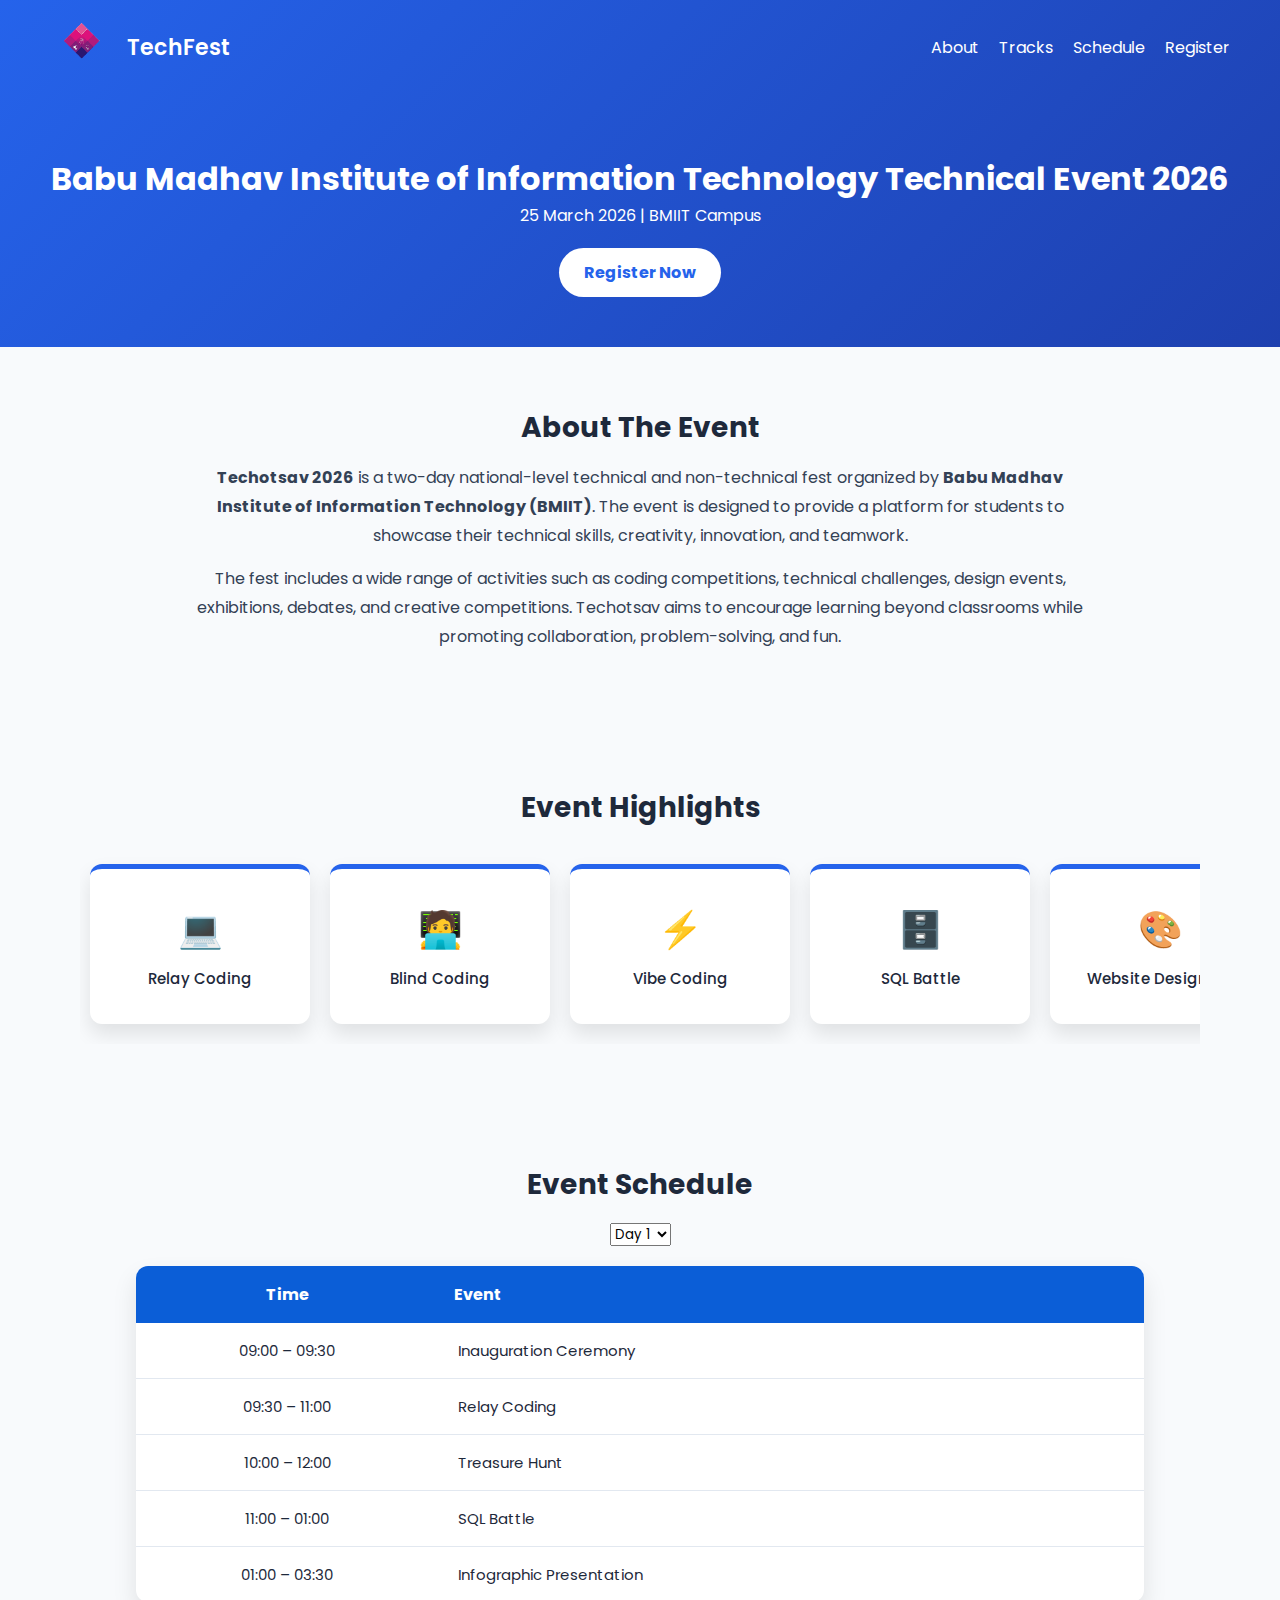
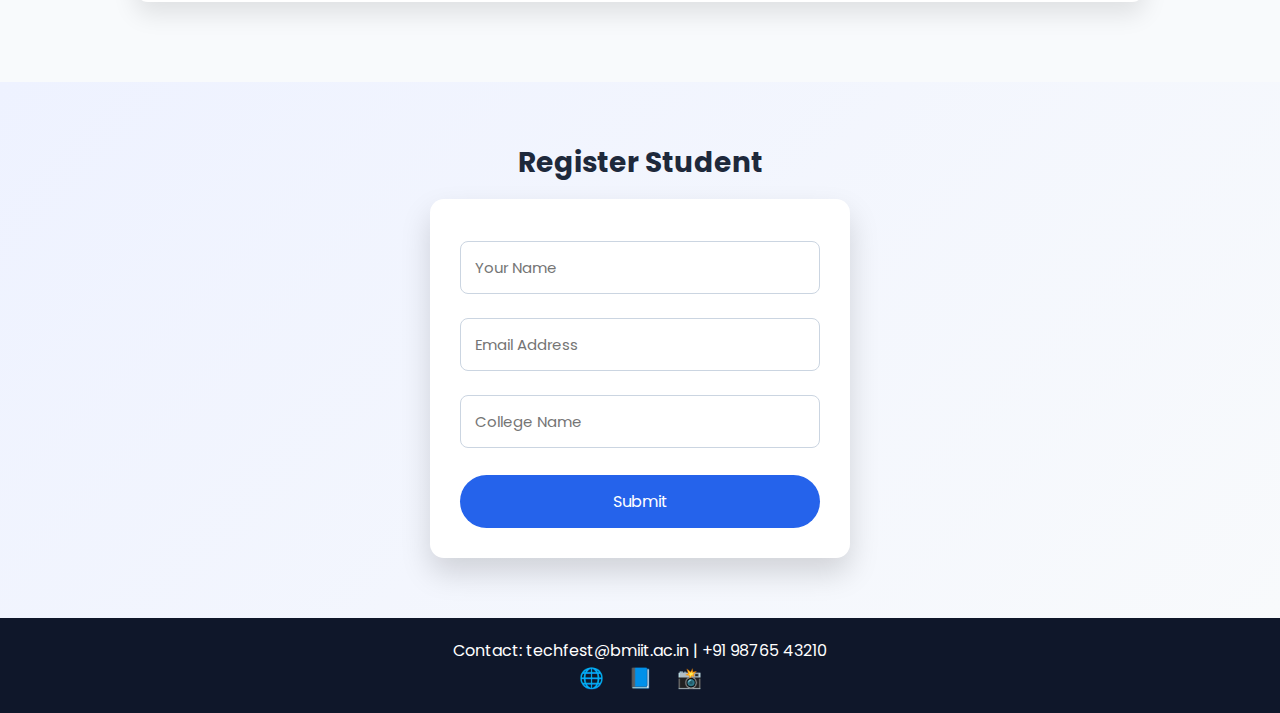
<file: index.html>
<!DOCTYPE html>
<html lang="en">
<head>
    <meta charset="UTF-8">
    <title>Loading TechFest...</title>

    <script>
        window.location.href = "html/index.html";
    </script>
</head>
<body>
    <p>Loading TechFest website...</p>
</body>
</html>
</file>
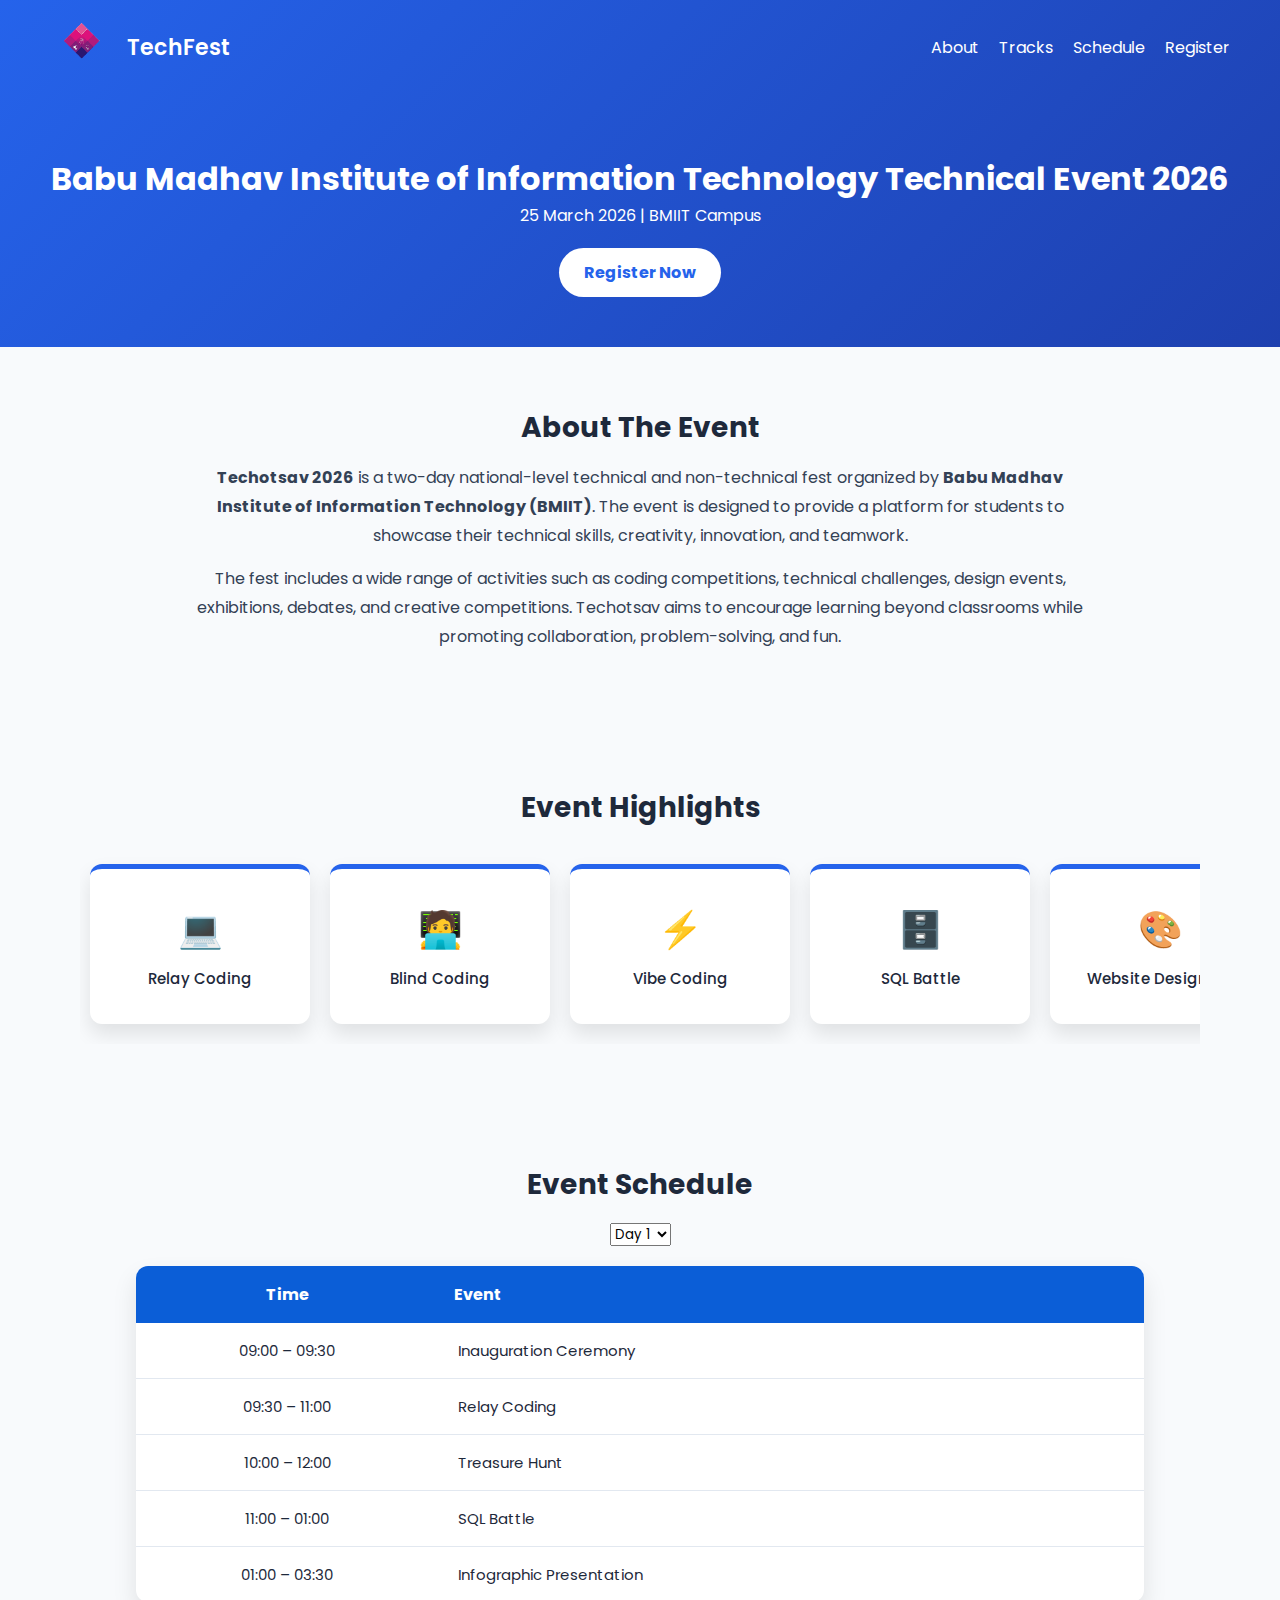
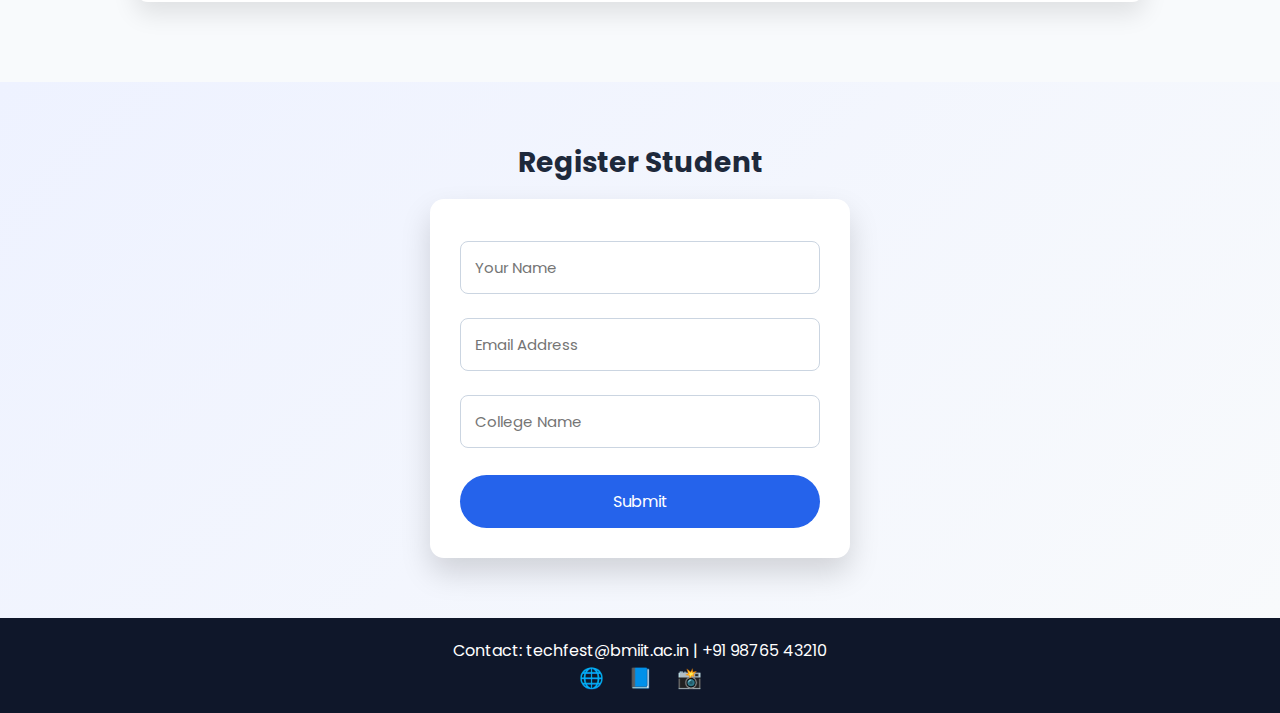
<file: html/index.html>
<!DOCTYPE html>
<html lang="en">

<head>
    <meta charset="UTF-8">
    <title>BMIIT Tech Event</title>
    <meta name="viewport" content="width=device-width, initial-scale=1.0">

    <link rel="stylesheet" href="../css/style.css">

    <link href="https://fonts.googleapis.com/css2?family=Poppins&display=swap" rel="stylesheet">
</head>

<body>

    <header id="home">
        <nav>
            <div class="logo">
                <img src="../images/bmiitLogo.png">
                <span class="brand-text">TechFest</span>
            </div>
            <ul>
                <li><a href="#about">About</a></li>
                <li><a href="#tracks">Tracks</a></li>
                <li><a href="#schedule">Schedule</a></li>
                <li><a href="#register">Register</a></li>
            </ul>
        </nav>

        <div class="hero">
            <h1>Babu Madhav Institute of Information Technology Technical Event 2026</h1>
            <p>25 March 2026 | BMIIT Campus</p>
            <a href="#register" class="btn">Register Now</a>
        </div>
    </header>

    <section id="about">
        <h2>About The Event</h2>
        <p>
            <strong>Techotsav 2026</strong> is a two-day national-level technical and
            non-technical fest organized by
            <strong>Babu Madhav Institute of Information Technology (BMIIT)</strong>.
            The event is designed to provide a platform for students to showcase their
            technical skills, creativity, innovation, and teamwork.
        </p>

        <p>
            The fest includes a wide range of activities such as coding competitions,
            technical challenges, design events, exhibitions, debates, and creative
            competitions. Techotsav aims to encourage learning beyond classrooms while
            promoting collaboration, problem-solving, and fun.
        </p>
    </section>

    <section id="tracks">
        <h2>Event Highlights</h2>
        <div class="scroll-container" id="eventScroll">

            <div class="event-card technical">
                <span class="icon">💻</span>
                <p>Relay Coding</p>
            </div>

            <div class="event-card technical">
                <span class="icon">🧑‍💻</span>
                <p>Blind Coding</p>
            </div>

            <div class="event-card technical">
                <span class="icon">⚡</span>
                <p>Vibe Coding</p>
            </div>

            <div class="event-card technical">
                <span class="icon">🗄️</span>
                <p>SQL Battle</p>
            </div>

            <div class="event-card technical">
                <span class="icon">🎨</span>
                <p>Website Designing</p>
            </div>

            <div class="event-card technical">
                <span class="icon">🧠</span>
                <p>Quiz</p>
            </div>

            <div class="event-card technical">
                <span class="icon">🎤</span>
                <p>Tech Debate</p>
            </div>

            <div class="event-card non-technical">
                <span class="icon">🗺️</span>
                <p>Treasure Hunt</p>
            </div>

            <div class="event-card non-technical">
                <span class="icon">⌨️</span>
                <p>Fastest Finger First</p>
            </div>

            <div class="event-card non-technical">
                <span class="icon">🎬</span>
                <p>Short Film</p>
            </div>

            <div class="event-card non-technical">
                <span class="icon">📸</span>
                <p>Photography</p>
            </div>

            <div class="event-card non-technical">
                <span class="icon">📱</span>
                <p>Reel Making</p>
            </div>

            <div class="event-card non-technical">
                <span class="icon">🎮</span>
                <p>E-Sports</p>
            </div>

            <div class="event-card innovation">
                <span class="icon">🤖</span>
                <p>IoT Exhibition</p>
            </div>

            <div class="event-card activity">
                <span class="icon">📊</span>
                <p>Infographic Presentation</p>
            </div>

            <div class="event-card activity">
                <span class="icon">🎉</span>
                <p>Inauguration Ceremony</p>
            </div>

            <div class="event-card activity">
                <span class="icon">🏁</span>
                <p>Valedictory Function</p>
            </div>

        </div>
    </section>
    
    <section id="schedule">
        <h2>Event Schedule</h2>

        <select id="daySelect">
            <option value="day1">Day 1</option>
            <option value="day2">Day 2</option>
        </select>

        <table id="day1" class="schedule-table">
            <tr>
                <th>Time</th>
                <th>Event</th>
            </tr>
            <tr>
                <td>09:00 – 09:30</td>
                <td>Inauguration Ceremony</td>
            </tr>
            <tr>
                <td>09:30 – 11:00</td>
                <td>Relay Coding</td>
            </tr>
            <tr>
                <td>10:00 – 12:00</td>
                <td>Treasure Hunt</td>
            </tr>
            <tr>
                <td>11:00 – 01:00</td>
                <td>SQL Battle</td>
            </tr>
            <tr>
                <td>01:00 – 03:30</td>
                <td>Infographic Presentation</td>
            </tr>
        </table>


        <table id="day2" class="schedule-table hidden">
            <tr>
                <th>Time</th>
                <th>Event</th>
            </tr>
            <tr>
                <td>09:00 – 11:00</td>
                <td>Blind Coding</td>
            </tr>
            <tr>
                <td>10:00 – 12:00</td>
                <td>Tech Debate</td>
            </tr>
            <tr>
                <td>11:00 – 01:30</td>
                <td>Vibe Coding</td>
            </tr>
            <tr>
                <td>12:00 – 02:00</td>
                <td>Website Designing</td>
            </tr>
            <tr>
                <td>02:00 onwards</td>
                <td>Valedictory Function</td>
            </tr>
        </table>
    </section>



    <section id="register">
        <h2>Register Student</h2>
        <form id="regForm">
            <input type="text" id="name" placeholder="Your Name">
            <input type="email" id="email" placeholder="Email Address">
            <input type="text" id="college" placeholder="College Name">
            <button type="submit">Submit</button>
        </form>
    </section>

    <p id="message"></p>


    <audio id="successSound" src="../sounds/tring.mp3"></audio>

    <footer>
        <p>Contact: techfest@bmiit.ac.in | +91 98765 43210</p>
        <div class="socials">
            <span>🌐</span>
            <span>📘</span>
            <span>📸</span>
        </div>
    </footer>

    <script src="../js/script.js"></script>
    <div id="customAlert" class="alert hidden">
        <span id="alertText"></span>
    </div>
</body>

</html>
</file>
<file: css/style.css>
/* ===== GLOBAL RESET ===== */
* {
    margin: 0;
    padding: 0;
    box-sizing: border-box;
    font-family: 'Poppins', sans-serif;
}

html {
    scroll-behavior: smooth;
}

body {
    background: #f8fafc;
    color: #1e293b;
}

/* ===== HEADER ===== */
header {
    background: linear-gradient(135deg, #2563eb, #1e40af);
    color: white;
    padding-bottom: 50px;
}

/* ===== NAVBAR ===== */
nav {
    display: flex;
    justify-content: space-between;
    align-items: center;
    padding: 15px 50px;
}

nav ul {
    display: flex;
    list-style: none;
}

nav ul li a {
    color: white;
    margin-left: 20px;
    text-decoration: none;
}

nav ul li a:hover {
    text-decoration: underline;
}

/* ===== LOGO ===== */
.logo {
    display: flex;
    align-items: center;
    gap: 12px;
}

.logo img {
    width: 65px;
    height: 65px;
    object-fit: contain;
}

.brand-text {
    font-size: 22px;
    font-weight: 600;
}

/* ===== HERO ===== */
.hero {
    text-align: center;
    margin-top: 60px;
}

.btn {
    display: inline-block;
    margin-top: 20px;
    padding: 12px 25px;
    background: white;
    color: #2563eb;
    border-radius: 25px;
    font-weight: bold;
    text-decoration: none;
}

/* ===== SECTIONS ===== */
section {
    padding: 60px 80px;
    text-align: center;
}

section h2 {
    font-size: 28px;
    margin-bottom: 15px;
}

/* ===== ABOUT ===== */
#about p {
    max-width: 900px;
    margin: 15px auto;
    line-height: 1.8;
    font-size: 16px;
    color: #334155;
}

/* ===== EVENT HIGHLIGHTS (HORIZONTAL SCROLL) ===== */
.scroll-container {
    display: flex;
    gap: 20px;
    overflow-x: auto;
    overflow-y: hidden;
    padding: 20px 10px;
    scrollbar-width: none;
}

.scroll-container::-webkit-scrollbar {
    display: none;
}

.event-card {
    min-width: 220px;
    height: 160px;
    background: white;
    border-radius: 12px;
    box-shadow: 0 10px 20px rgba(0,0,0,0.1);
    display: flex;
    flex-direction: column;
    justify-content: center;
    align-items: center;
    transition: 0.3s;
}

.event-card:hover {
    transform: translateY(-8px);
}

.event-card .icon {
    font-size: 36px;
    margin-bottom: 10px;
}

.event-card p {
    font-size: 15px;
    font-weight: 500;
}

.technical { border-top: 5px solid #2563eb; }
.non-technical { border-top: 5px solid #16a34a; }
.innovation { border-top: 5px solid #f97316; }
.activity { border-top: 5px solid #9333ea; }

/* ===== SCHEDULE TABLE FIX ===== */
.schedule-table {
    width: 90%;
    margin: 20px auto;
    background: white;
    border-collapse: collapse;
    border-radius: 12px;
    overflow: hidden;
    box-shadow: 0 12px 25px rgba(0,0,0,0.1);
}

.schedule-table th {
    background: #0b5ed7;
    color: white;
    padding: 16px;
    font-size: 16px;
}

/* column alignment */
.schedule-table th:first-child,
.schedule-table td:first-child {
    text-align: center;   /* Time */
    width: 30%;
}

.schedule-table th:last-child,
.schedule-table td:last-child {
    text-align: left;     /* Event */
    width: 70%;
}

.schedule-table td {
    padding: 16px 20px;
    border-bottom: 1px solid #e2e8f0;
    font-size: 15px;
}

.schedule-table tr:last-child td {
    border-bottom: none;
}

.schedule-table tr:hover {
    background-color: #eef2ff;
}

/* ===== REGISTRATION FORM (UNIQUE DESIGN) ===== */
#register {
    background: linear-gradient(135deg, #eef2ff, #f8fafc);
}

form {
    max-width: 420px;
    margin: auto;
    background: white;
    padding: 30px;
    border-radius: 14px;
    box-shadow: 0 15px 30px rgba(0,0,0,0.15);
}

form input {
    width: 100%;
    padding: 14px;
    margin: 12px 0;
    border-radius: 8px;
    border: 1px solid #cbd5e1;
    font-size: 15px;
}

form input:focus {
    outline: none;
    border-color: #2563eb;
}

form button {
    width: 100%;
    padding: 14px;
    margin-top: 15px;
    background: #2563eb;
    color: white;
    border: none;
    border-radius: 30px;
    font-size: 16px;
    cursor: pointer;
}

form button:hover {
    background: #1e40af;
}

/* ===== CUSTOM ALERT ===== */
.alert {
    position: fixed;
    top: 20px;
    right: 20px;
    background: #16a34a;
    color: white;
    padding: 15px 25px;
    border-radius: 8px;
    box-shadow: 0 10px 25px rgba(0,0,0,0.2);
    z-index: 1000;
}

.alert.error {
    background: #dc2626;
}

.hidden {
    display: none;
}

/* ===== FOOTER ===== */
footer {
    background: #0f172a;
    color: white;
    text-align: center;
    padding: 20px;
}

.socials span {
    margin: 0 10px;
    font-size: 20px;
}
</file>
